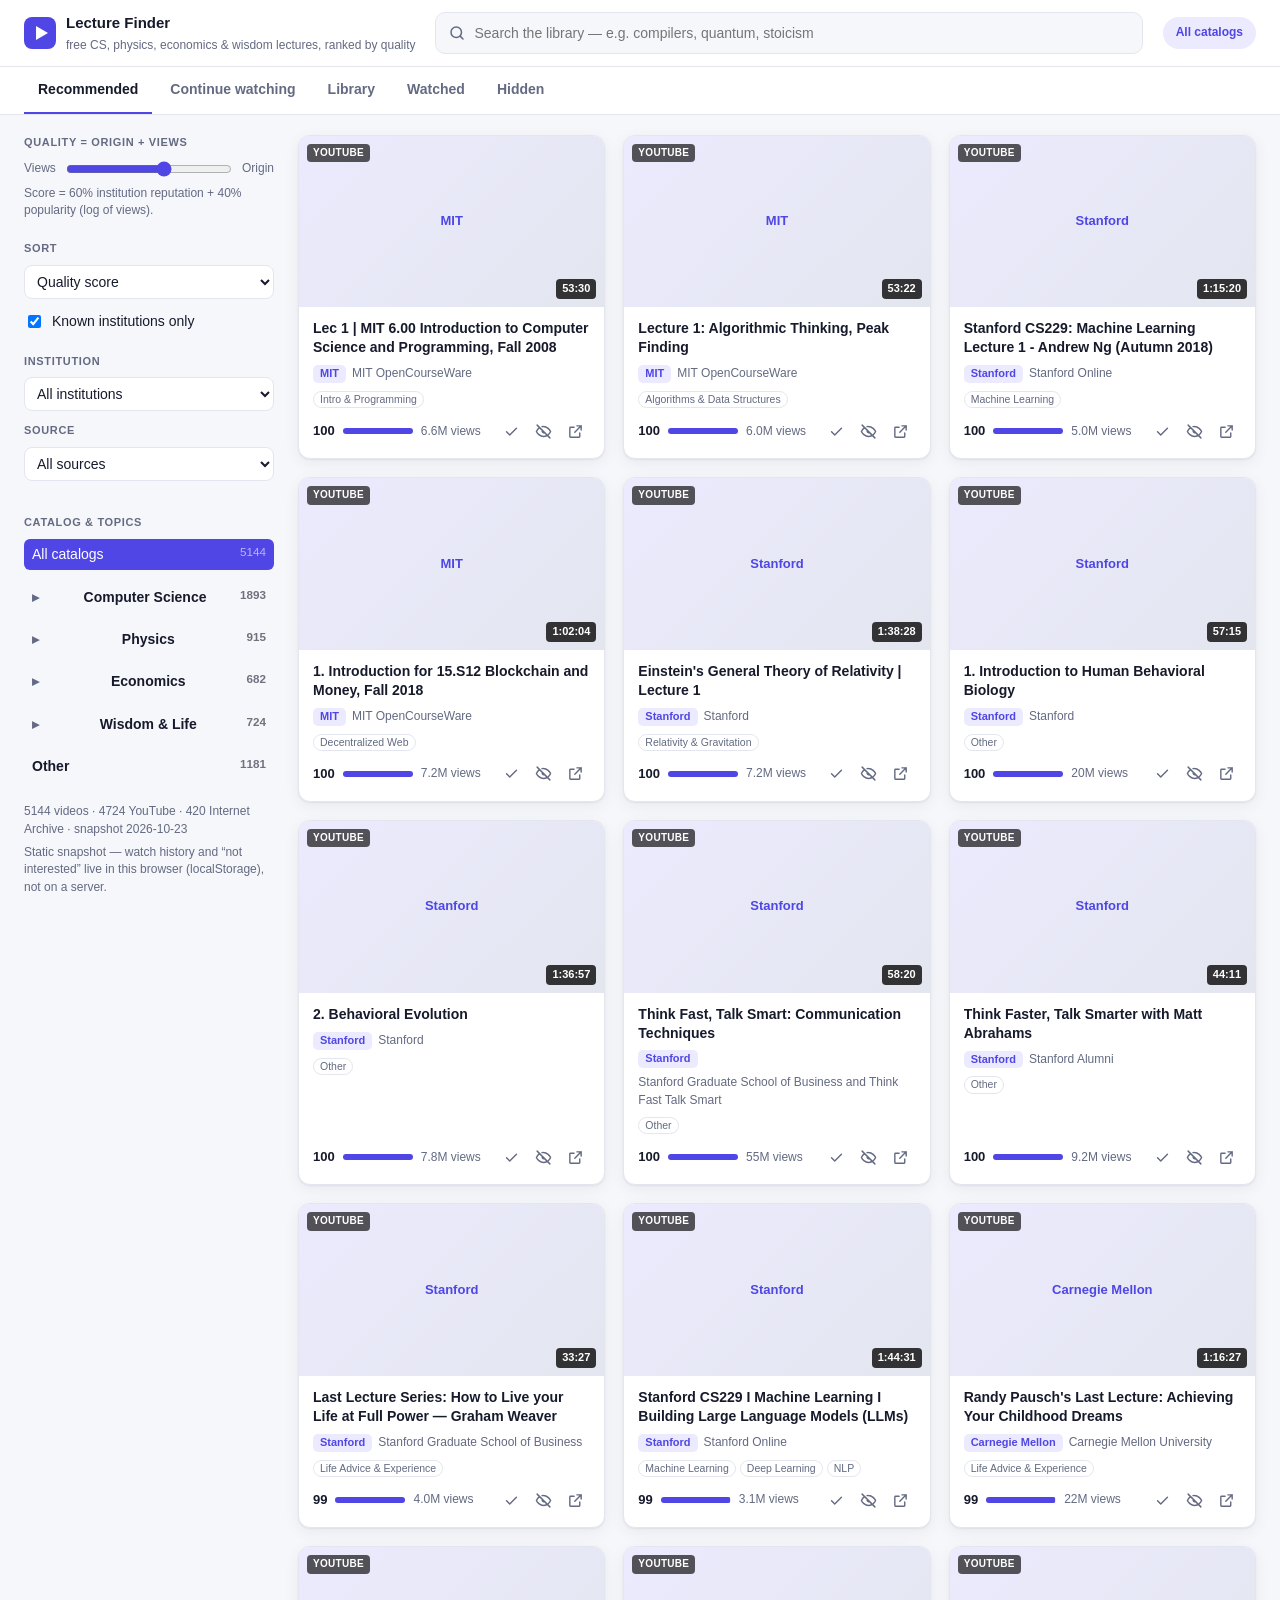
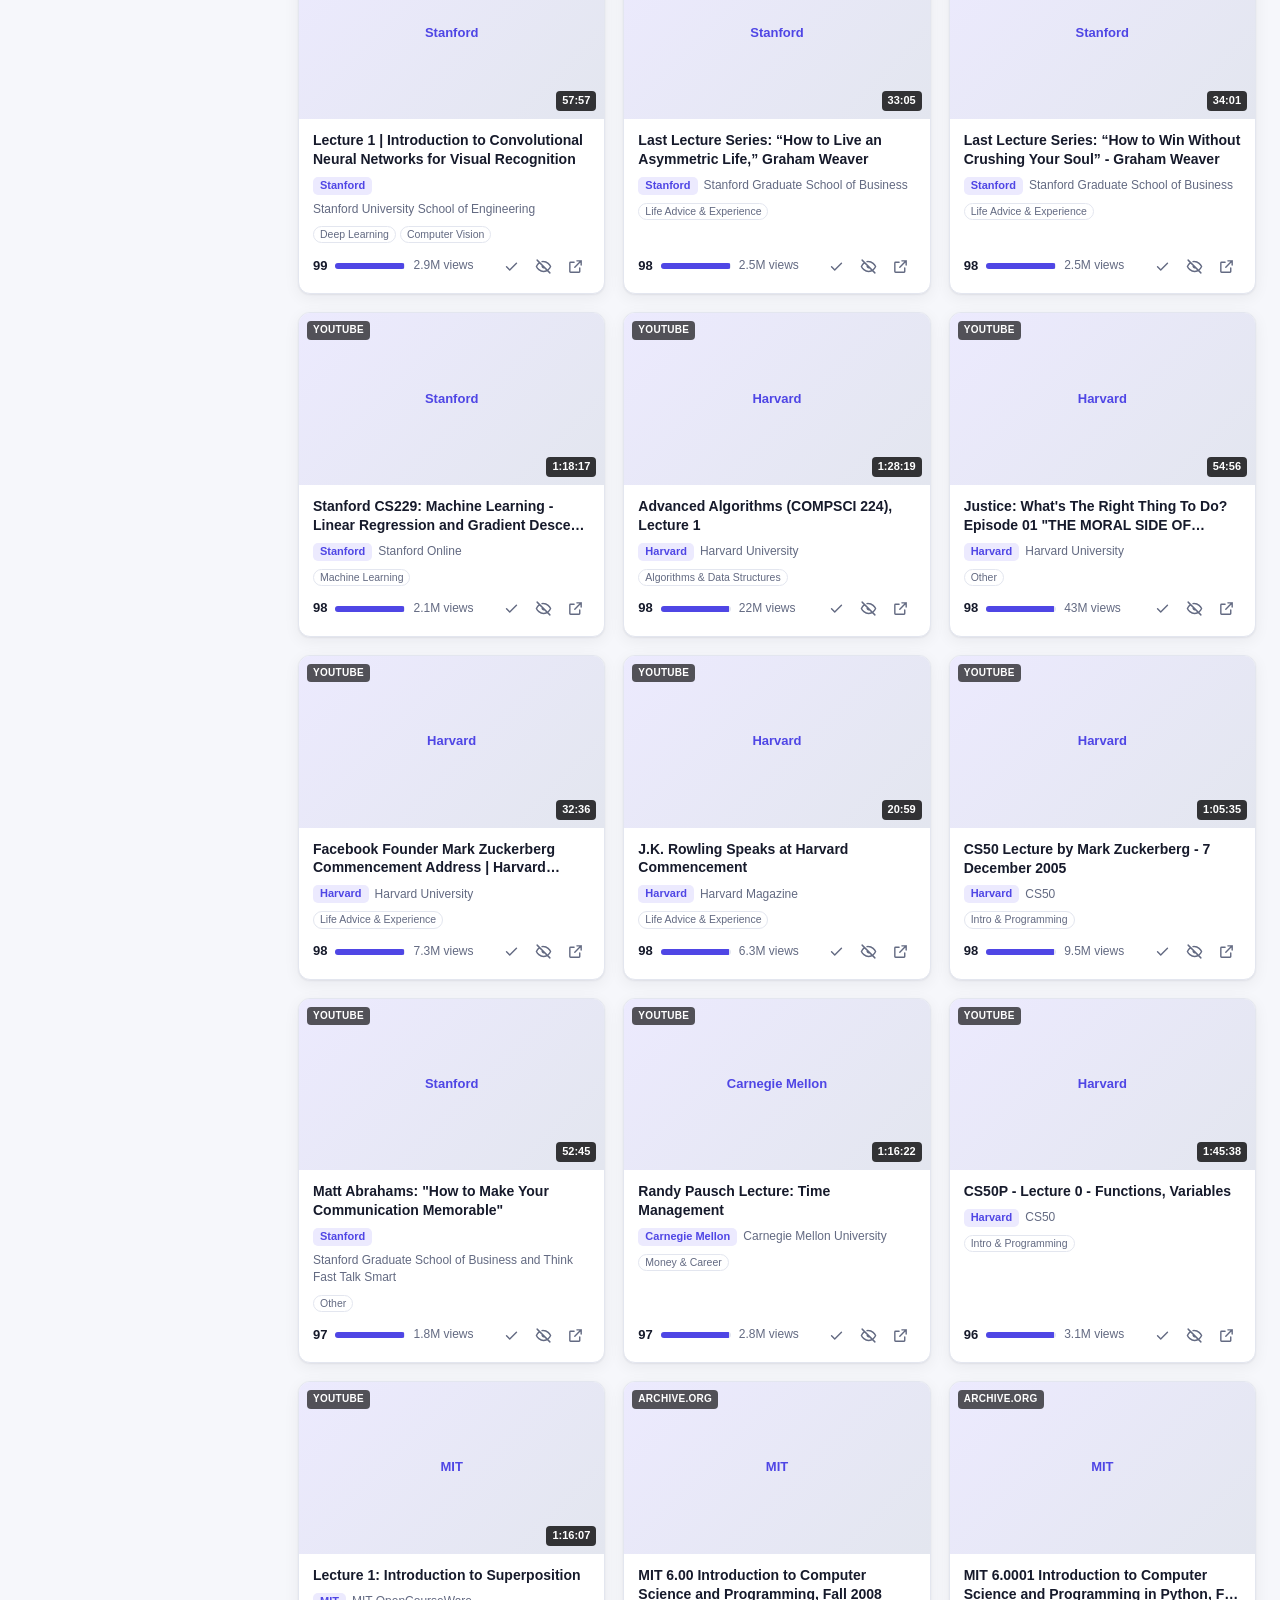
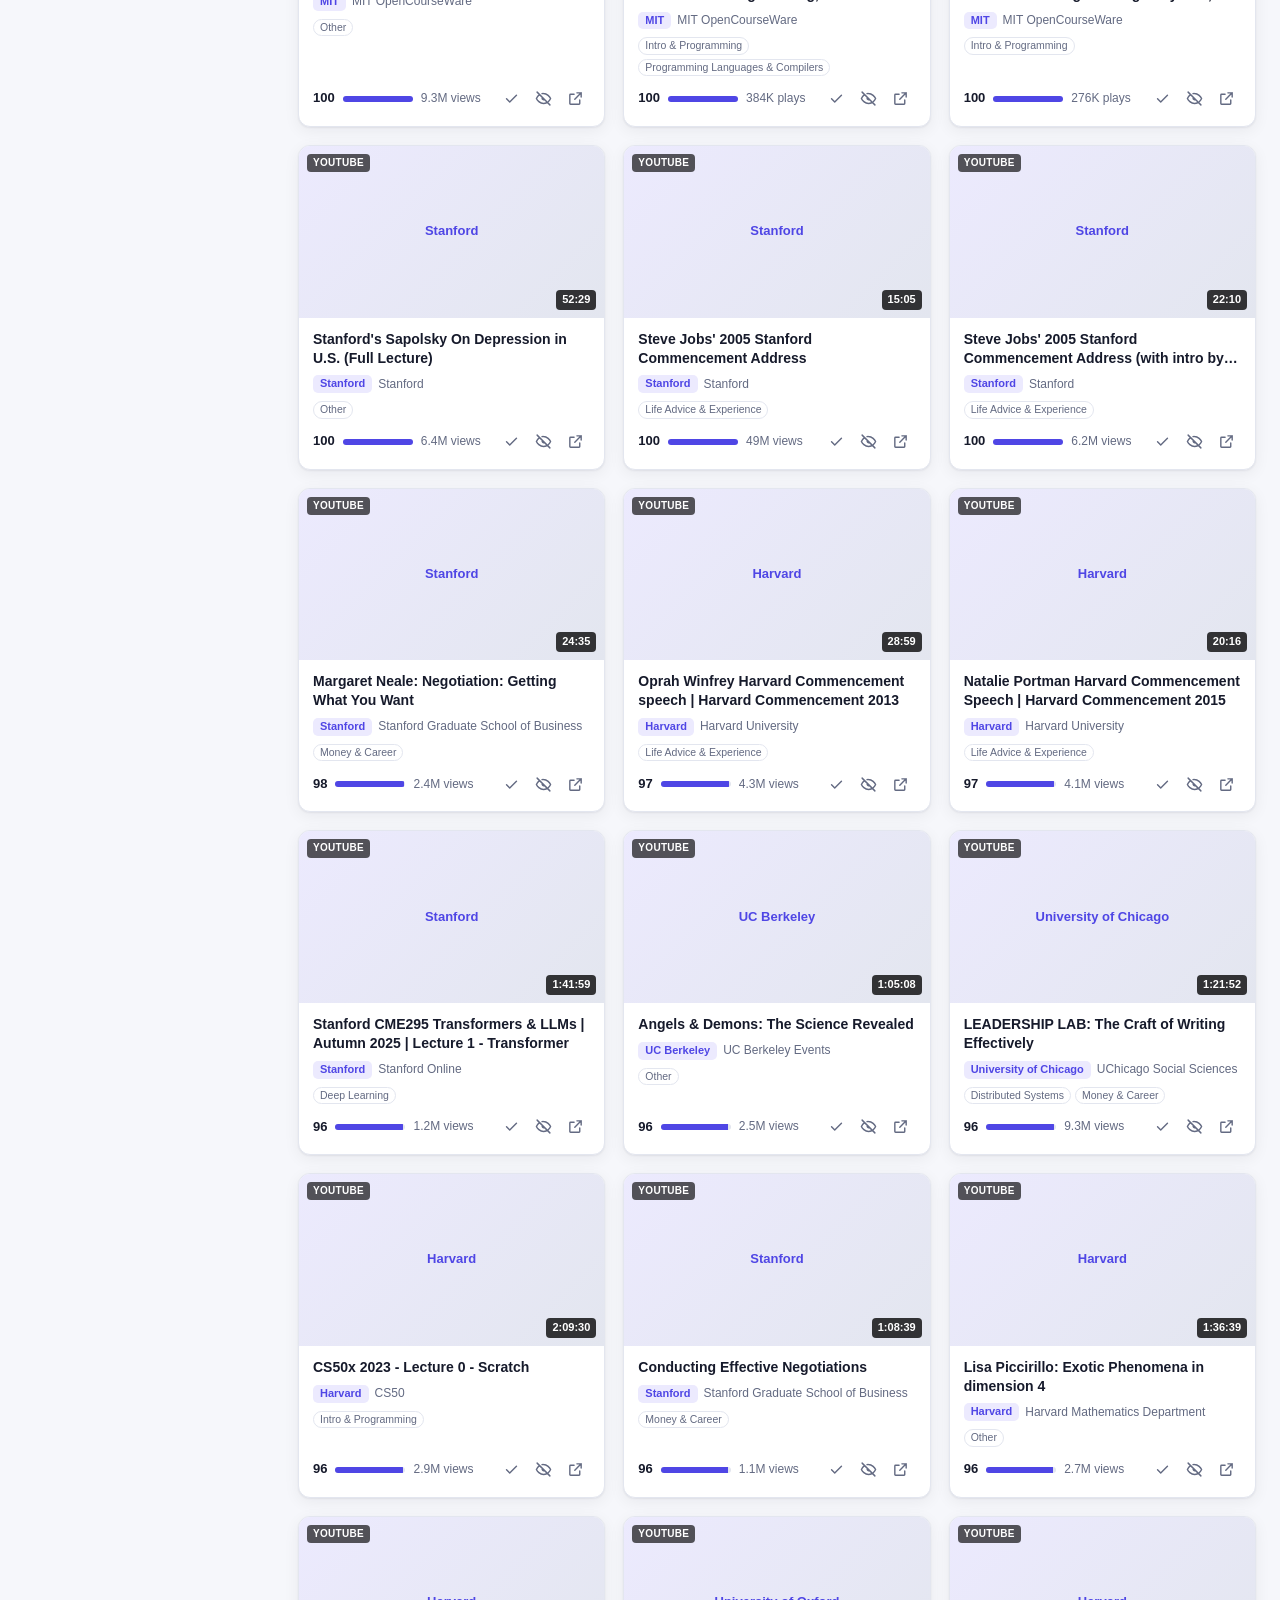
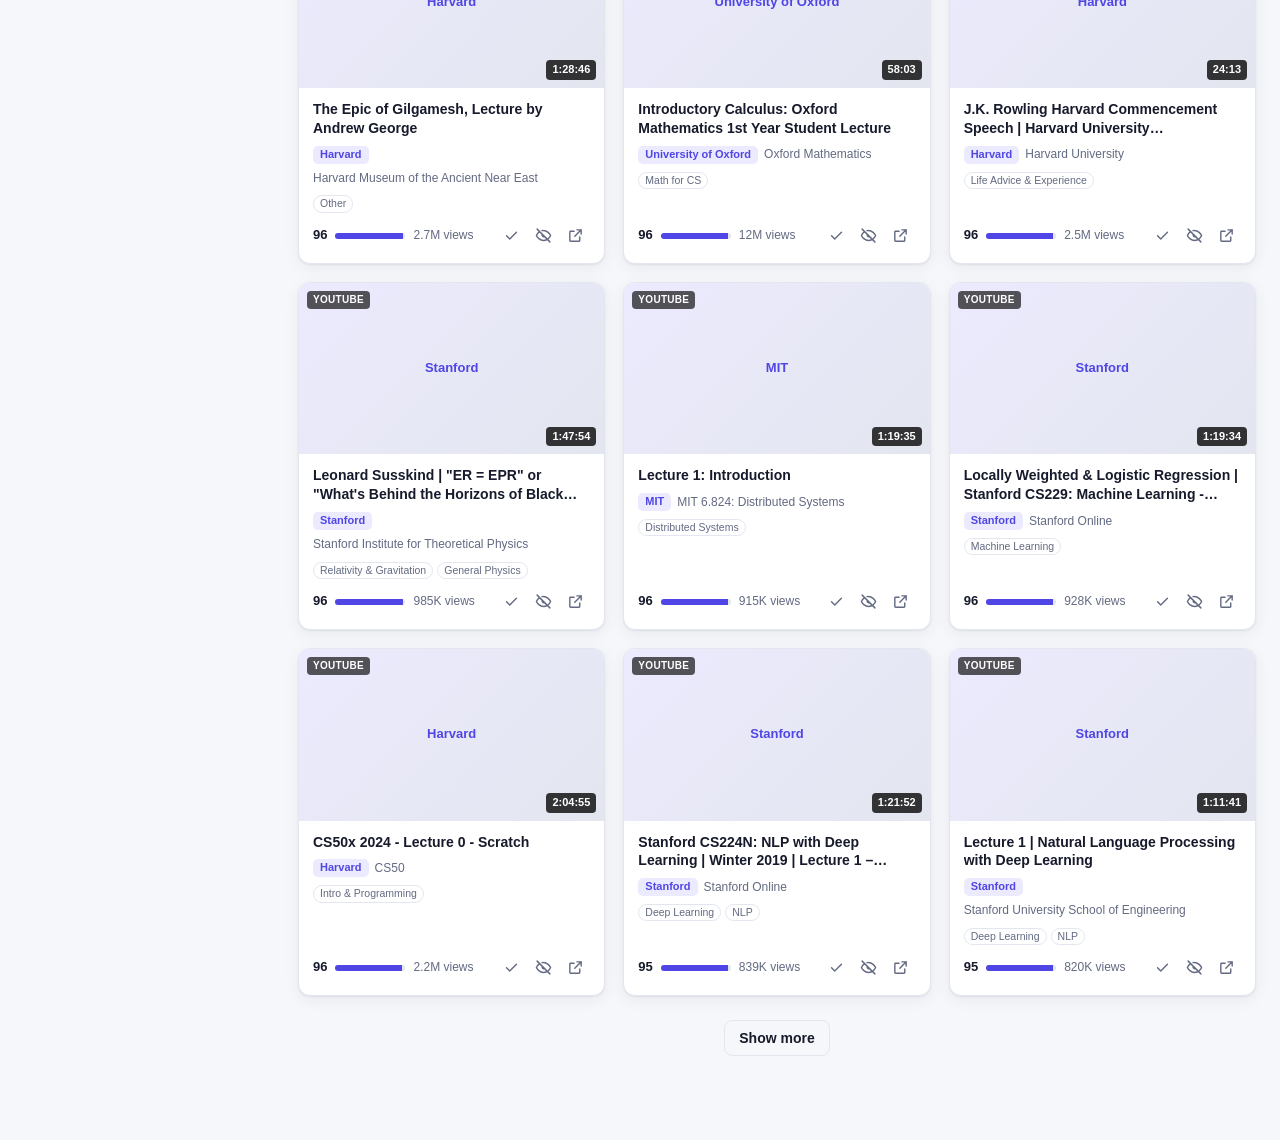
<file: site/index.html>
<!doctype html>
<html lang="en">
<head>
<meta charset="utf-8">
<meta name="viewport" content="width=device-width, initial-scale=1">
<meta name="referrer" content="strict-origin-when-cross-origin">
<title>Lecture Finder</title>
<link rel="stylesheet" href="style.css">
<link rel="icon" href="data:image/svg+xml,<svg xmlns='http://www.w3.org/2000/svg' viewBox='0 0 32 32'><rect width='32' height='32' rx='7' fill='%234f46e5'/><path d='M12 9l12 7-12 7z' fill='white'/></svg>">
</head>
<body>
<header class="top">
  <div class="brand">
    <span class="logo"><svg viewBox="0 0 32 32"><rect width="32" height="32" rx="8"/><path d="M12 9l12 7-12 7z"/></svg></span>
    <div><strong>Lecture Finder</strong><small>free CS, physics, economics &amp; wisdom lectures, ranked by quality</small></div>
  </div>
  <form id="searchForm" class="search" autocomplete="off">
    <svg class="ico" viewBox="0 0 24 24"><circle cx="11" cy="11" r="7"/><path d="M20 20l-3.5-3.5"/></svg>
    <input id="q" type="search" placeholder="Search the library — e.g. compilers, quantum, stoicism">
  </form>
  <div class="top-actions">
    <button id="catalogBtn" class="pill" title="Switch catalog"></button>
  </div>
</header>

<nav class="tabs" id="tabs">
  <button data-view="recommended" class="active">Recommended</button>
  <button data-view="progress">Continue watching <span class="count" id="cProgress"></span></button>
  <button data-view="all">Library</button>
  <button data-view="watched">Watched <span class="count" id="cWatched"></span></button>
  <button data-view="hidden">Hidden <span class="count" id="cHidden"></span></button>
  <button class="filters-btn" id="filtersBtn" type="button">Filters</button>
</nav>

<div class="layout" id="layout">
  <aside class="side" id="side">
    <section>
      <h4>Quality = origin + views</h4>
      <div class="weight">
        <span>Views</span>
        <input type="range" id="weight" min="0" max="100" step="5" value="60">
        <span>Origin</span>
      </div>
      <p class="hint" id="weightHint"></p>
    </section>
    <section>
      <h4>Sort</h4>
      <select id="sort">
        <option value="quality">Quality score</option>
        <option value="views">Most viewed</option>
        <option value="reputation">Institution reputation</option>
        <option value="recent">Recently discovered</option>
      </select>
      <label class="check"><input type="checkbox" id="known" checked> Known institutions only</label>
    </section>
    <section>
      <h4>Institution</h4>
      <select id="instSel"><option value="">All institutions</option></select>
      <h4>Source</h4>
      <select id="sourceSel">
        <option value="">All sources</option>
        <option value="youtube">YouTube</option>
        <option value="archive">Internet Archive</option>
      </select>
    </section>
    <section>
      <h4>Catalog &amp; topics</h4>
      <div id="topicList" class="topics"></div>
    </section>
    <p class="hint" id="libStats"></p>
    <p class="hint">Static snapshot — watch history and “not interested” live in this browser (localStorage), not on a server.</p>
  </aside>

  <main id="main">
    <div id="grid" class="grid"><div class="empty">Loading the library…</div></div>
    <div class="more"><button id="moreBtn" class="btn ghost hidden">Show more</button></div>
  </main>
</div>

<!-- Player -->
<div id="player" class="modal hidden" role="dialog" aria-modal="true">
  <div class="modal-card">
    <button class="close" id="closePlayer" aria-label="Close">&times;</button>
    <div class="stage"><div id="stage"></div></div>
    <div class="player-info">
      <div class="pi-main">
        <h2 id="pTitle"></h2>
        <div class="meta" id="pMeta"></div>
        <div class="scorebox" id="pScore"></div>
        <p class="desc" id="pDesc"></p>
      </div>
      <div class="pi-actions">
        <button class="btn" id="pWatched"></button>
        <a class="btn ghost" id="pExternal" target="_blank" rel="noopener">Open on source</a>
        <button class="btn ghost" id="pHide">Not interested</button>
        <button class="btn ghost" id="pNext">Next recommended &rarr;</button>
      </div>
    </div>
    <div class="upnext"><h4>Up next</h4><div id="upnext"></div></div>
  </div>
</div>

<div id="toast" class="toast hidden"></div>
<script src="app.js"></script>
</body>
</html>
</file>
<file: site/style.css>
:root {
  --bg: #f6f7fb; --panel: #ffffff; --ink: #161a2b; --muted: #636a82; --line: #e3e6ef;
  --accent: #4f46e5; --accent-ink: #fff; --accent-soft: #eceafe; --good: #10915a; --warn: #b7791f;
  --shadow: 0 1px 2px rgba(20,24,40,.06), 0 4px 16px rgba(20,24,40,.06);
  --radius: 12px; --radius-s: 8px; --radius-l: 16px;
  color-scheme: light;
}
@media (prefers-color-scheme: dark) {
  :root {
    --bg: #0f1117; --panel: #181b24; --ink: #e8eaf2; --muted: #9aa1b8; --line: #2a2e3b;
    --accent: #8b83ff; --accent-ink: #0f1117; --accent-soft: #262447; --good: #3ccf8e; --warn: #f0b252;
    --shadow: 0 1px 2px rgba(0,0,0,.4), 0 6px 20px rgba(0,0,0,.3);
    color-scheme: dark;
  }
}
* { box-sizing: border-box; }
html, body { margin: 0; background: var(--bg); color: var(--ink);
  font: 14px/1.45 -apple-system, BlinkMacSystemFont, "Inter", "Segoe UI", Roboto, sans-serif; }
button, input, select { font: inherit; color: inherit; }
.hidden { display: none !important; }

/* header */
.top { position: sticky; top: 0; z-index: 20; display: flex; gap: 20px; align-items: center;
  padding: 12px 24px; background: color-mix(in srgb, var(--panel) 92%, transparent);
  backdrop-filter: blur(10px); border-bottom: 1px solid var(--line); }
.brand { display: flex; gap: 10px; align-items: center; min-width: 230px; }
.brand strong { display: block; font-size: 15px; }
.brand small { color: var(--muted); font-size: 12px; }
.logo svg { width: 32px; height: 32px; display: block; }
.logo rect { fill: var(--accent); } .logo path { fill: var(--accent-ink); }
.search { flex: 1; display: flex; align-items: center; gap: 8px; background: var(--bg);
  border: 1px solid var(--line); border-radius: 10px; padding: 4px 4px 4px 12px; max-width: 760px; }
.search:focus-within { border-color: var(--accent); }
.search input { flex: 1; min-width: 0; width: 0; border: 0; background: transparent; outline: none; padding: 6px 0; }
.ico { width: 18px; height: 18px; fill: none; stroke: var(--muted); stroke-width: 2; stroke-linecap: round; }
.top-actions { display: flex; gap: 8px; align-items: center; }

.btn { border: 1px solid var(--accent); background: var(--accent); color: var(--accent-ink);
  padding: 7px 14px; border-radius: var(--radius-s); cursor: pointer; font-weight: 600; white-space: nowrap;
  text-decoration: none; display: inline-flex; align-items: center; gap: 6px; }
.btn:hover { filter: brightness(1.08); }
.btn.ghost { background: transparent; color: var(--ink); border-color: var(--line); }
.btn.ghost:hover { border-color: var(--accent); color: var(--accent); }
.btn:disabled { opacity: .5; cursor: default; }

.pill { display: inline-flex; align-items: center; gap: 8px; padding: 6px 12px; border-radius: 999px;
  background: var(--accent-soft); color: var(--accent); font-size: 12px; font-weight: 600; max-width: 340px;
  border: 1px solid transparent; }
button.pill { cursor: pointer; font: inherit; font-size: 12px; font-weight: 700; }
button.pill:hover { border-color: var(--accent); }
.pill span:last-child { overflow: hidden; text-overflow: ellipsis; white-space: nowrap; }
.spinner { width: 12px; height: 12px; border-radius: 50%; border: 2px solid currentColor;
  border-right-color: transparent; animation: spin .8s linear infinite; flex: none; }
@keyframes spin { to { transform: rotate(360deg); } }

/* tabs */
.tabs { display: flex; gap: 4px; padding: 0 24px; border-bottom: 1px solid var(--line); background: var(--panel); overflow-x: auto; }
.tabs button { border: 0; background: none; padding: 12px 14px; cursor: pointer; color: var(--muted);
  font-weight: 600; border-bottom: 2px solid transparent; white-space: nowrap; }
.tabs button.active { color: var(--ink); border-bottom-color: var(--accent); }
.count { font-size: 11px; background: var(--line); color: var(--muted); padding: 1px 7px; border-radius: 999px; margin-left: 4px; }
.count:empty { display: none; }

/* layout */
.layout.wide { grid-template-columns: 1fr; }
.filters-btn { display: none; margin-left: auto; }
.layout { display: grid; grid-template-columns: 250px 1fr; gap: 24px; padding: 20px 24px 60px; }
.side section { margin-bottom: 22px; }
.side h4 { margin: 0 0 8px; font-size: 11px; text-transform: uppercase; letter-spacing: .06em; color: var(--muted); }
.side select { width: 100%; padding: 7px 8px; border-radius: 8px; border: 1px solid var(--line); background: var(--panel); margin-bottom: 12px; }
.check { display: flex; gap: 8px; align-items: center; cursor: pointer; }
.weight { display: flex; align-items: center; gap: 8px; font-size: 12px; color: var(--muted); }
.weight input { flex: 1; accent-color: var(--accent); }
.hint { color: var(--muted); font-size: 12px; margin: 6px 0 0; }
.topics { display: flex; flex-direction: column; gap: 2px; }
.topics button { display: flex; justify-content: space-between; border: 0; background: none; text-align: left;
  padding: 5px 8px; border-radius: 6px; cursor: pointer; color: var(--ink); }
.topics button:hover { background: var(--accent-soft); }
.topics button.active { background: var(--accent); color: var(--accent-ink); }
.topics button small { color: inherit; opacity: .6; }
.topics button.group { font-weight: 700; margin-top: 10px; }
.topics button.sub { font-size: 13px; margin-left: 10px; padding-left: 12px;
  border-left: 2px solid var(--line); border-radius: 0 var(--radius-s) var(--radius-s) 0; }
.topics button.sub.active, .topics button.sub:hover { border-left-color: var(--accent); }

/* catalog tree chevrons */
.topics .tw { display: inline-block; width: 18px; color: var(--muted); }
.topics button.active .tw { color: inherit; }

.banner { background: var(--panel); border: 1px solid var(--line); border-radius: var(--radius);
  padding: 16px 18px; margin-bottom: 18px; box-shadow: var(--shadow); }
.banner h3 { margin: 0 0 4px; }
.banner p { margin: 0; color: var(--muted); }

/* grid */
.grid { display: grid; grid-template-columns: repeat(auto-fill, minmax(270px, 1fr)); gap: 18px; }
.card { background: var(--panel); border: 1px solid var(--line); border-radius: var(--radius); overflow: hidden;
  box-shadow: var(--shadow); display: flex; flex-direction: column; transition: transform .12s ease, border-color .12s; }
.card:hover { transform: translateY(-2px); border-color: color-mix(in srgb, var(--accent) 40%, var(--line)); }
.thumb { position: relative; aspect-ratio: 16/9; background: linear-gradient(135deg, var(--accent-soft), var(--line)); cursor: pointer; overflow: hidden; }
.thumb img { width: 100%; height: 100%; object-fit: cover; display: block; }
.thumb .ph { position: absolute; inset: 0; display: grid; place-items: center; color: var(--accent); font-weight: 700; font-size: 13px; padding: 12px; text-align: center; }
.thumb .dur { position: absolute; right: 8px; bottom: 8px; background: rgba(0,0,0,.78); color: #fff; font-size: 11px; font-weight: 600; padding: 2px 6px; border-radius: 4px; }
.thumb .src { position: absolute; left: 8px; top: 8px; background: rgba(0,0,0,.65); color: #fff; font-size: 10px; font-weight: 700; padding: 2px 6px; border-radius: 4px; letter-spacing: .03em; }
.thumb .prog { position: absolute; left: 0; bottom: 0; height: 3px; background: #ef4444; }
.thumb .done { position: absolute; inset: 0; background: rgba(0,0,0,.55); display: grid; place-items: center; color: #fff; font-weight: 700; }
.thumb .play { position: absolute; inset: 0; display: grid; place-items: center; opacity: 0; transition: opacity .15s; background: rgba(0,0,0,.25); }
.thumb:hover .play { opacity: 1; }
.play svg { width: 54px; height: 54px; }
.body { padding: 12px 14px 12px; display: flex; flex-direction: column; gap: 8px; flex: 1; }
.title { font-weight: 650; font-size: 14px; line-height: 1.35; cursor: pointer; display: -webkit-box; -webkit-line-clamp: 2; -webkit-box-orient: vertical; overflow: hidden; }
.title:hover { color: var(--accent); }
.sub { display: flex; gap: 6px; align-items: center; flex-wrap: wrap; color: var(--muted); font-size: 12px; }
.inst { background: var(--accent-soft); color: var(--accent); font-weight: 700; padding: 1px 7px; border-radius: 5px; font-size: 11px; }
.inst.unknown { background: var(--line); color: var(--muted); }
.foot { display: flex; align-items: center; justify-content: space-between; margin-top: auto; }
.q { display: flex; align-items: center; gap: 8px; font-size: 12px; color: var(--muted); }
.qbar { width: 70px; height: 6px; border-radius: 3px; background: var(--line); overflow: hidden; }
.qbar i { display: block; height: 100%; background: var(--accent); }
.q b { color: var(--ink); font-size: 13px; }
.acts { display: flex; gap: 2px; }
.icon-btn { border: 0; background: none; width: 30px; height: 30px; border-radius: 7px; cursor: pointer; display: grid; place-items: center; color: var(--muted); text-decoration: none; }
.icon-btn:hover { background: var(--accent-soft); color: var(--accent); }
.icon-btn.on { color: var(--good); }
.icon-btn svg { width: 17px; height: 17px; fill: none; stroke: currentColor; stroke-width: 2; stroke-linecap: round; stroke-linejoin: round; }
.chips { display: flex; gap: 4px; flex-wrap: wrap; }
.chip { font-size: 10.5px; color: var(--muted); border: 1px solid var(--line); padding: 0 6px; border-radius: 999px; }
.more { display: flex; justify-content: center; padding: 24px; }
.empty { grid-column: 1/-1; text-align: center; color: var(--muted); padding: 60px 20px; }

/* institutions table */
table.inst-t { width: 100%; border-collapse: collapse; background: var(--panel); border: 1px solid var(--line); border-radius: var(--radius); overflow: hidden; }
.inst-t th, .inst-t td { padding: 9px 12px; border-bottom: 1px solid var(--line); text-align: left; }
.inst-t th { font-size: 11px; text-transform: uppercase; letter-spacing: .05em; color: var(--muted); }
.inst-t input { width: 70px; padding: 4px 6px; border-radius: 6px; border: 1px solid var(--line); background: var(--bg); }
.inst-t code { font-size: 11px; color: var(--muted); }
.inst-t .mod { color: var(--warn); font-weight: 700; }

/* modal / player */
.modal { position: fixed; inset: 0; z-index: 50; background: rgba(6,8,15,.72); display: flex; align-items: flex-start; justify-content: center; padding: 4vh 16px; overflow-y: auto; }
.modal-card { position: relative; background: var(--panel); border-radius: var(--radius-l); width: min(1100px, 100%); box-shadow: 0 20px 60px rgba(0,0,0,.4); overflow: hidden; }
.modal-card.small { width: min(520px, 100%); padding: 22px; }
.modal-card.small h3 { margin: 0 0 4px; }
.modal-card.small input { width: 100%; padding: 9px 10px; border-radius: 8px; border: 1px solid var(--line); background: var(--bg); margin: 8px 0 14px; }
.modal-card .row { display: flex; justify-content: flex-end; }
.close { position: absolute; top: 8px; right: 10px; z-index: 3; width: 34px; height: 34px; border-radius: 50%; border: 0; background: rgba(0,0,0,.55); color: #fff; font-size: 22px; cursor: pointer; line-height: 1; }
.stage { background: #000; aspect-ratio: 16/9; position: relative; }
.stage > div, .stage iframe { position: absolute; inset: 0; width: 100%; height: 100%; border: 0; }
.fallback { position: absolute; inset: 0; display: grid; place-items: center; text-align: center; color: #fff; padding: 30px;
  background-size: cover; background-position: center; }
.fallback::before { content: ""; position: absolute; inset: 0; background: rgba(0,0,0,.72); }
.fallback > div { position: relative; max-width: 460px; }
.fallback h3 { margin: 0 0 8px; }
.fallback p { color: #ccd; margin: 0 0 16px; }
.fallback .row2 { display: flex; gap: 8px; justify-content: center; flex-wrap: wrap; }
.fallback .btn.ghost { color: #fff; border-color: rgba(255,255,255,.4); }
.player-info { display: flex; gap: 20px; padding: 18px 22px; border-bottom: 1px solid var(--line); }
.pi-main { flex: 1; min-width: 0; }
.pi-main h2 { margin: 0 0 6px; font-size: 19px; line-height: 1.3; }
.meta { color: var(--muted); display: flex; gap: 8px; flex-wrap: wrap; align-items: center; }
.desc { color: var(--muted); font-size: 13px; margin: 10px 0 0; max-height: 4.5em; overflow: hidden; }
.pi-actions { display: flex; flex-direction: column; gap: 8px; min-width: 190px; }
.pi-actions .btn { justify-content: center; }
.btn.watched { background: var(--good); border-color: var(--good); color: #fff; }
.scorebox { display: flex; gap: 16px; margin-top: 10px; font-size: 12px; color: var(--muted); flex-wrap: wrap; }
.scorebox b { color: var(--ink); font-size: 15px; }
.upnext { padding: 14px 22px 20px; }
.upnext h4 { margin: 0 0 10px; font-size: 11px; text-transform: uppercase; letter-spacing: .06em; color: var(--muted); }
#upnext { display: grid; grid-template-columns: repeat(auto-fill, minmax(200px, 1fr)); gap: 12px; }
.mini { display: flex; flex-direction: column; gap: 6px; cursor: pointer; }
.mini .thumb { border-radius: 8px; }
.mini span { font-size: 12.5px; font-weight: 600; display: -webkit-box; -webkit-line-clamp: 2; -webkit-box-orient: vertical; overflow: hidden; }
.mini small { color: var(--muted); font-size: 11px; }

.toast { position: fixed; bottom: 20px; left: 50%; transform: translateX(-50%); background: var(--ink); color: var(--panel); padding: 10px 16px; border-radius: 10px; z-index: 80; font-weight: 600; box-shadow: var(--shadow); }

@media (max-width: 900px), (max-height: 540px) {
  .top { position: static; }
}
@media (max-width: 900px) {
  .top { flex-wrap: wrap; padding: 10px 16px; }
  .brand { min-width: 0; }
  .search { order: 3; flex-basis: 100%; min-width: 0; }
  .layout { grid-template-columns: 1fr; padding: 16px; }
  .side { display: none; }
  .side.open { display: block; }
  .filters-btn { display: inline-block; }
  .search .btn { padding: 6px 10px; }
  .player-info { flex-direction: column; }
  .tabs { padding: 0 16px; }
}
.btn svg { width: 15px; height: 15px; fill: none; stroke: currentColor; stroke-width: 2; stroke-linecap: round; stroke-linejoin: round; flex: none; }
</file>
